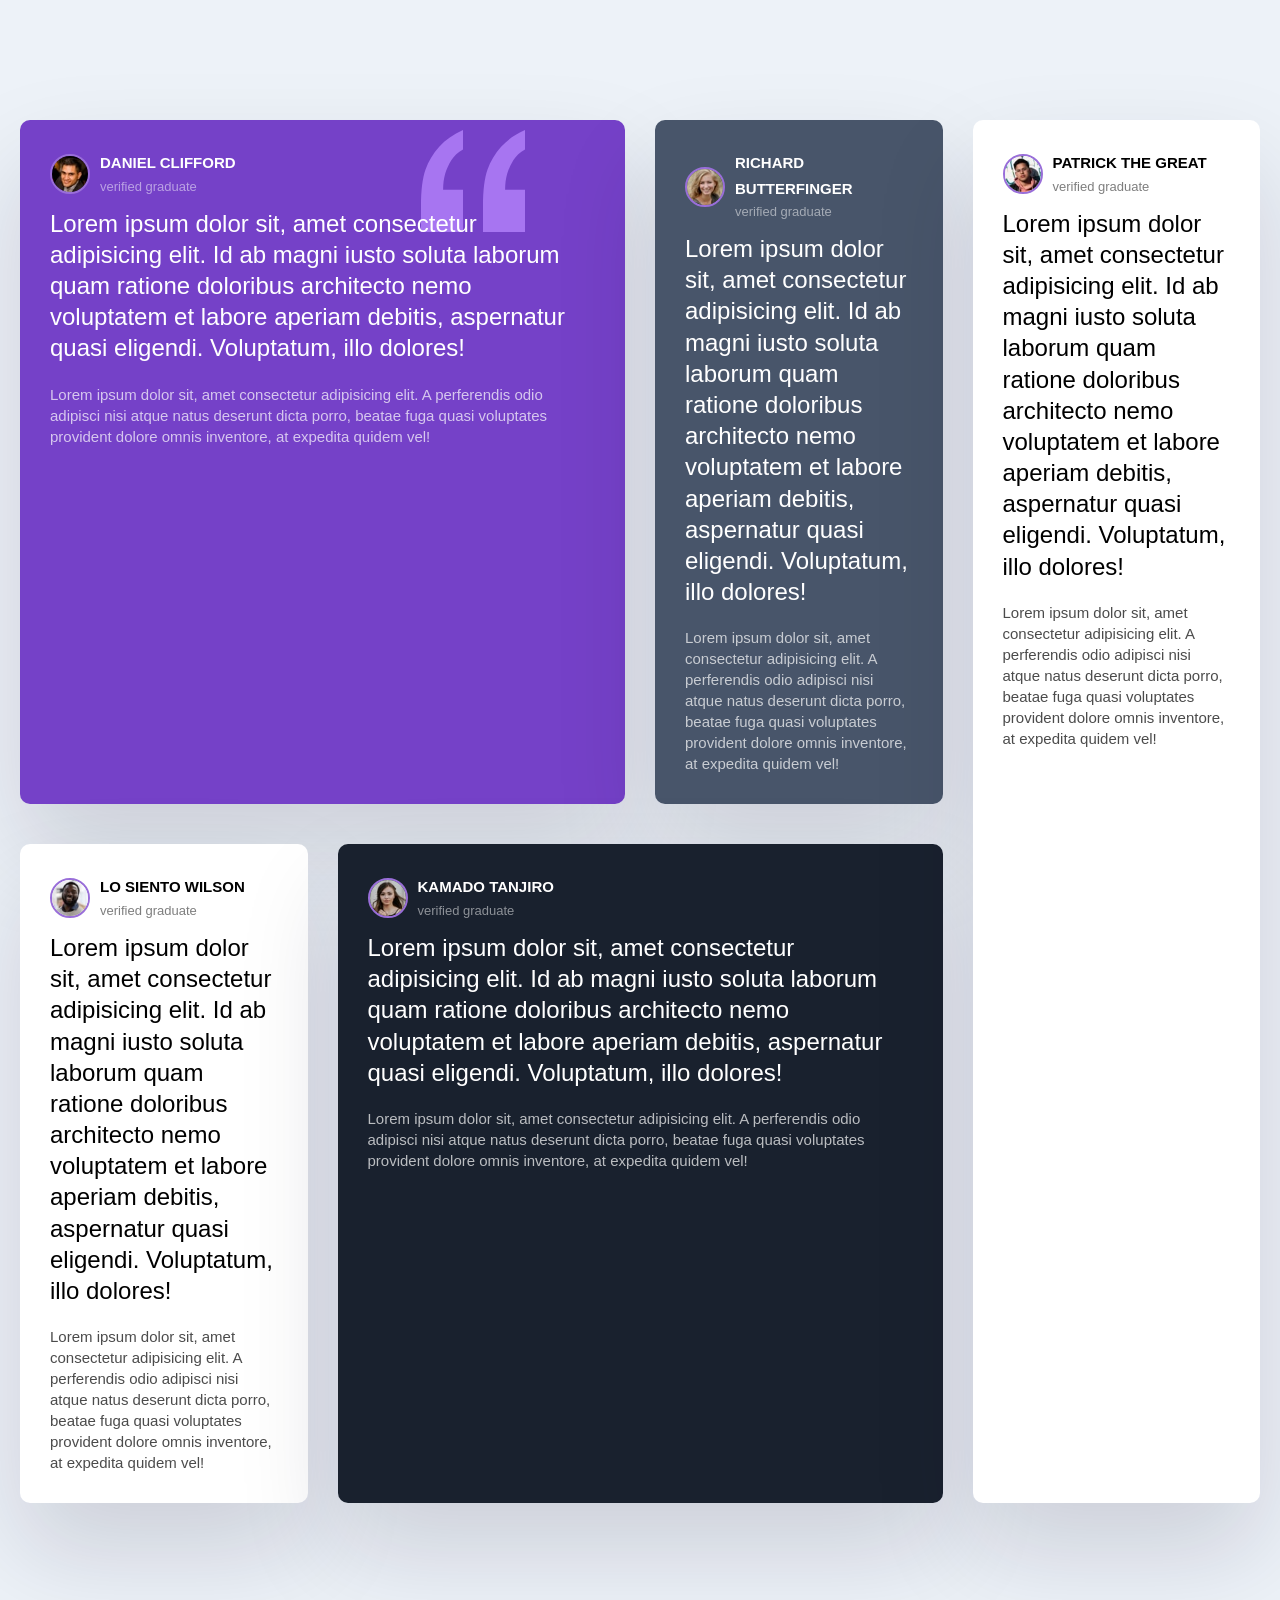
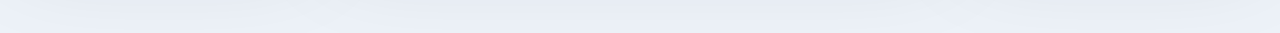
<file: project/index.html>
<!doctype html>
<html lang="en">
  <head>
    <meta charset="UTF-8" />
    <meta name="viewport" content="width=device-width, initial-scale=1.0" />
    <link rel="stylesheet" href="styles.css" />
    <title>Testimonials</title>
  </head>
  <body>
    <div class="testimonials">
      <div class="card card--bg-purple">
        <header class="card__header">
          <img src="imgs/image-daniel.jpg" class="card__img" alt="daniel" />
          <div>
            <h3>DANIEL CLIFFORD</h3>
            <p>verified graduate</p>
          </div>
        </header>
        <p class="card__lead">Lorem ipsum dolor sit, amet consectetur adipisicing elit. Id ab magni iusto soluta laborum quam ratione doloribus architecto nemo voluptatem et labore aperiam debitis, aspernatur quasi eligendi. Voluptatum, illo dolores!</p>
        <p class="card__quote">Lorem ipsum dolor sit, amet consectetur adipisicing elit. A perferendis odio adipisci nisi atque natus deserunt dicta porro, beatae fuga quasi voluptates provident dolore omnis inventore, at expedita quidem vel!</p>
      </div>
      <div class="card card--bg-gray-blue">
        <header class="card__header">
          <img src="imgs/image-jeanette.jpg" class="card__img" alt="daniel" />
          <div>
            <h3>RICHARD BUTTERFINGER</h3>
            <p>verified graduate</p>
          </div>
        </header>
        <p class="card__lead">Lorem ipsum dolor sit, amet consectetur adipisicing elit. Id ab magni iusto soluta laborum quam ratione doloribus architecto nemo voluptatem et labore aperiam debitis, aspernatur quasi eligendi. Voluptatum, illo dolores!</p>
        <p class="card__quote">Lorem ipsum dolor sit, amet consectetur adipisicing elit. A perferendis odio adipisci nisi atque natus deserunt dicta porro, beatae fuga quasi voluptates provident dolore omnis inventore, at expedita quidem vel!</p>
      </div>
      <div class="card">
        <header class="card__header">
          <img src="imgs/image-jonathan.jpg" class="card__img" alt="daniel" />
          <div>
            <h3>LO SIENTO WILSON</h3>
            <p>verified graduate</p>
          </div>
        </header>
        <p class="card__lead">Lorem ipsum dolor sit, amet consectetur adipisicing elit. Id ab magni iusto soluta laborum quam ratione doloribus architecto nemo voluptatem et labore aperiam debitis, aspernatur quasi eligendi. Voluptatum, illo dolores!</p>
        <p class="card__quote">Lorem ipsum dolor sit, amet consectetur adipisicing elit. A perferendis odio adipisci nisi atque natus deserunt dicta porro, beatae fuga quasi voluptates provident dolore omnis inventore, at expedita quidem vel!</p>
      </div>
      <div class="card card--bg-black-blue">
        <header class="card__header">
          <img src="imgs/image-kira.jpg" class="card__img" alt="daniel" />
          <div>
            <h3>KAMADO TANJIRO</h3>
            <p>verified graduate</p>
          </div>
        </header>
        <p class="card__lead">Lorem ipsum dolor sit, amet consectetur adipisicing elit. Id ab magni iusto soluta laborum quam ratione doloribus architecto nemo voluptatem et labore aperiam debitis, aspernatur quasi eligendi. Voluptatum, illo dolores!</p>
        <p class="card__quote">Lorem ipsum dolor sit, amet consectetur adipisicing elit. A perferendis odio adipisci nisi atque natus deserunt dicta porro, beatae fuga quasi voluptates provident dolore omnis inventore, at expedita quidem vel!</p>
      </div>
      <div class="card">
        <header class="card__header">
          <img src="imgs/image-patrick.jpg" class="card__img" alt="daniel" />
          <div>
            <h3>PATRICK THE GREAT</h3>
            <p>verified graduate</p>
          </div>
        </header>
        <p class="card__lead">Lorem ipsum dolor sit, amet consectetur adipisicing elit. Id ab magni iusto soluta laborum quam ratione doloribus architecto nemo voluptatem et labore aperiam debitis, aspernatur quasi eligendi. Voluptatum, illo dolores!</p>
        <p class="card__quote">Lorem ipsum dolor sit, amet consectetur adipisicing elit. A perferendis odio adipisci nisi atque natus deserunt dicta porro, beatae fuga quasi voluptates provident dolore omnis inventore, at expedita quidem vel!</p>
      </div>
    </div>
  </body>
</html>
</file>
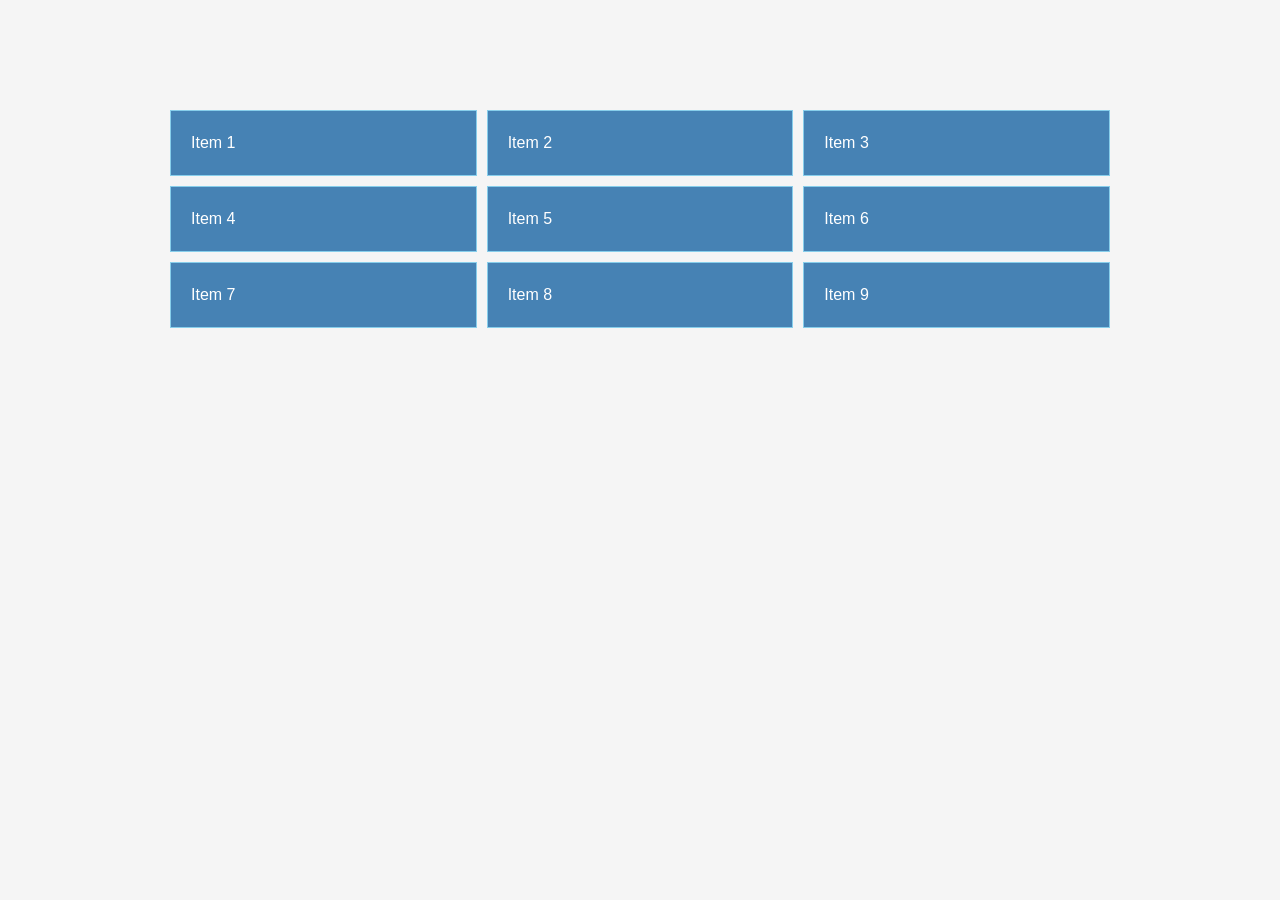
<file: grid.html>
<!DOCTYPE html>
<html lang="en">
<head>
  <meta charset="UTF-8">
  <meta name="viewport" content="width=device-width, initial-scale=1.0">
  <link rel="stylesheet" href="styles.css">
  <title>Document</title>
</head>
<body>
  <div class="container">
    <div class="item">Item 1</div>
    <div class="item">Item 2</div>
    <div class="item">Item 3</div>
    <div class="item">Item 4</div>
    <div class="item">Item 5</div>
    <div class="item">Item 6</div>
    <div class="item">Item 7</div>
    <div class="item">Item 8</div>
    <div class="item">Item 9</div>
  </div>
</body>
</html>
</file>
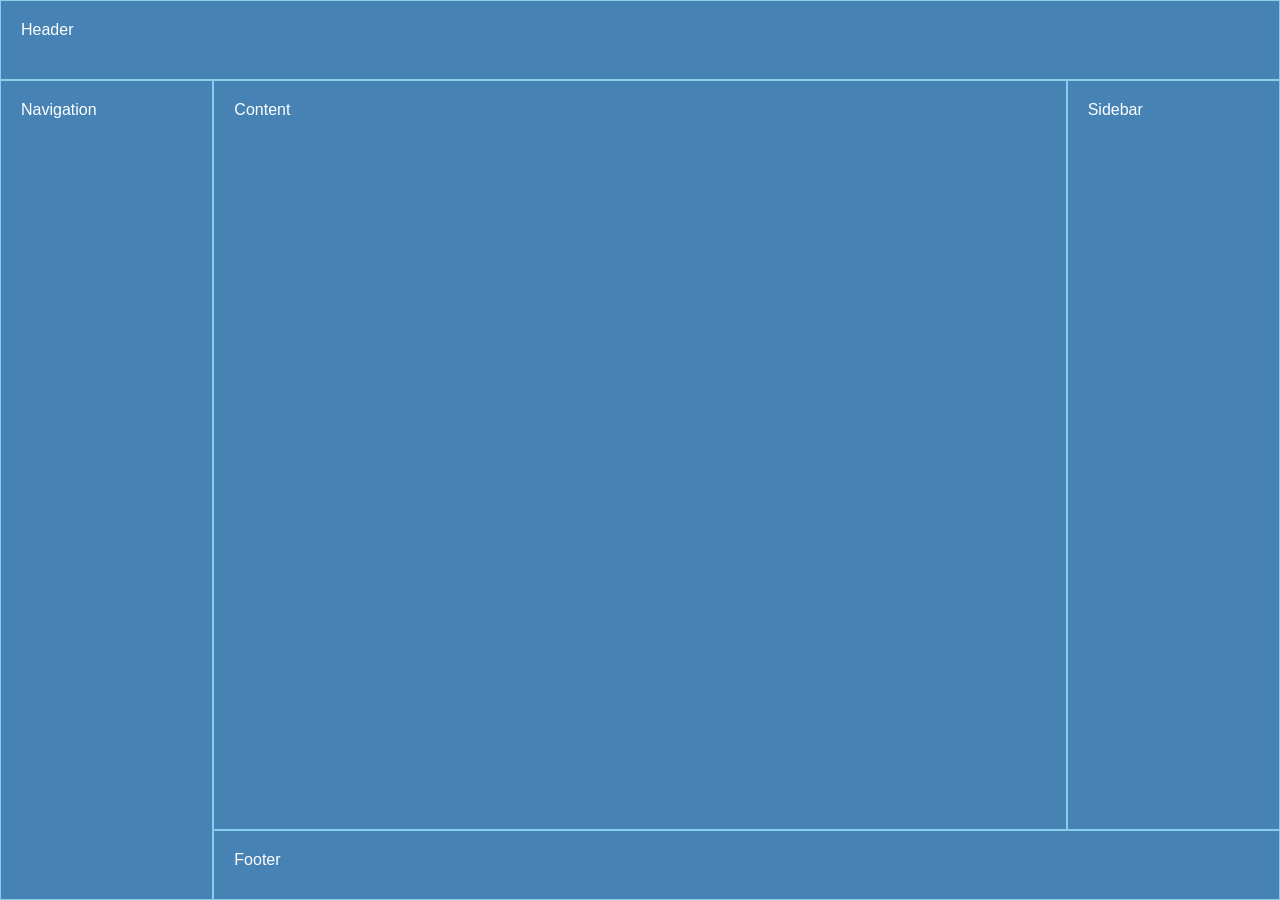
<file: grid2.html>
<!DOCTYPE html>
<html lang="en">
<head>
  <meta charset="UTF-8">
  <meta name="viewport" content="width=device-width, initial-scale=1.0">
  <link rel="stylesheet" href="grid2.css">
  <title>grid template area</title>
</head>
<body>
  <header>Header</header>
  <main>Content</main>
  <nav>Navigation</nav>
  <aside>Sidebar</aside>
  <footer>Footer</footer>
</body>
</html>
</file>
<file: project/styles.css>
*{
  box-sizing: border-box;
  margin: 0;
  padding: 0;
}
body{
  background: #edf2f8;
  font-family: "roboto",arial;
  line-height: 1.7;
  font-size: 13px;
}
.testimonials{
  max-width: 1440px;
  margin: 100px auto;
  padding: 20px;
  display: grid;
  grid-template-columns: repeat(4,1fr);
  gap: 30px
}
.card{
  background: white;
  border-radius: 10px;
  padding: 30px;
  box-shadow: rgba(17, 12, 46, 0.15) 0px 48px 100px 0px;
  margin-bottom: 10px;
}
.card__header{
  display: flex;
  align-items: center;
  margin-bottom: 10px;
}
.card__header h3{
  font-size: 15px;
}
.card__header p{
  opacity: 50%;
}
.card__img{
  width: 40px;
  height : 40px;
  border-radius: 50%;
  border: 2px solid #996ed9;
  margin-right:10px ;
}
.card__lead{
  font-size: 1.5rem;
  font-weight: 500;
  line-height: 1.3;
  margin-bottom: 20px;
}
.card__quote{
  font-size: 15px;
  font-weight: 500;
  line-height: 1.4;
  opacity: 70%;
}
.card--bg-purple{
  background: hsl(263,55%,52%);
  color: white;
  background-image: url('./imgs/bg-pattern-quotation.svg');
  background-repeat: no-repeat;
  background-position: top 10px right 100px;
}
.card--bg-gray-blue{
  background: hsl(217,19%,35%);
  color: white;
}
.card--bg-black-blue{
  background: hsl(219,29%,14%);
  color: white;
}
.footer{
  text-align: center;
}
.card:nth-of-type(1){
  grid-column: 1/3;
}
.card:nth-of-type(4){
  grid-column: 2/4;
  grid-row:2/3;
}
.card:nth-of-type(5){
  grid-column: 4/5;
  grid-row:1/3;
}
@media(max-width:768px){
  .testimonials{
    grid-template-columns: 1fr;
    width: 100%;
  }
  .card:nth-of-type(1){
  grid-column: 1;
}
.card:nth-of-type(4){
  grid-column: 2;
  grid-row:4;
}
.card:nth-of-type(5){
  grid-column: 1;
  grid-row:5;
}
}
</file>
<file: styles.css>
*{
  box-sizing: border-box;
  padding: 0;
  margin: 0;
}

body{
  font-family: "roboto", arial;
  font-size: 16px;
  line-height: 1.5;
  color: #333;
  background-color: #f5f5f5;
}

.container{
  max-width: 960px;
  margin: 100px auto;
  padding: 10px;
  display: grid;
  grid-template-columns: repeat(auto-fill, minmax(280px,1fr));
  gap: 10px;
  /*grid-auto-rows: minmax(100px , auto);
  grid-template-rows: repeat(2,1fr);*/
  /*align-items: center;
  justify-content: center;*/
}

.item{
  background:steelblue ;
  color: white;
  font-size: 16px;
  padding: 20px;
  border: 1px solid skyblue;
}

/*.item:nth-of-type(1){
  height: 100px;
  width: 100px;
  align-self: center;
  justify-self: center;
  background: black;
  grid-column-start: 1;
  grid-column-end: 3;
  grid-column: 1/3;
  grid-column: 1/ span 2;
}
.item:nth-of-type(1){
  background: #333;
  grid-row: 2/4
}*/
@media (max-width: 700px){
  .container{
    grid-template-columns: 1fr;
  }
}
</file>
<file: grid2.css>
* {
  box-sizing: border-box;
  padding: 0;
  margin: 0;
}

body {
  font-family: "roboto", arial;
  font-size: 16px;
  height: 100vh;
  display: grid;
  grid-template-areas: 
  'header header header'
  'nav content sidebar'
  'nav footer footer'
  ;
  grid-template-columns: 1fr 4fr 1fr;
  grid-template-rows: 80px 1fr 70px;
}
header,
footer,
main,
aside,
nav {
  background-color: steelblue;
  color: white;
  padding: 20px;
  border: 1px solid skyblue
}
header{
  grid-area: header ;
}
nav{
  grid-area: nav;
}
main{
  grid-area: content;
}
aside{
  grid-area: sidebar;
}
footer{
  grid-area: footer;
}
</file>
